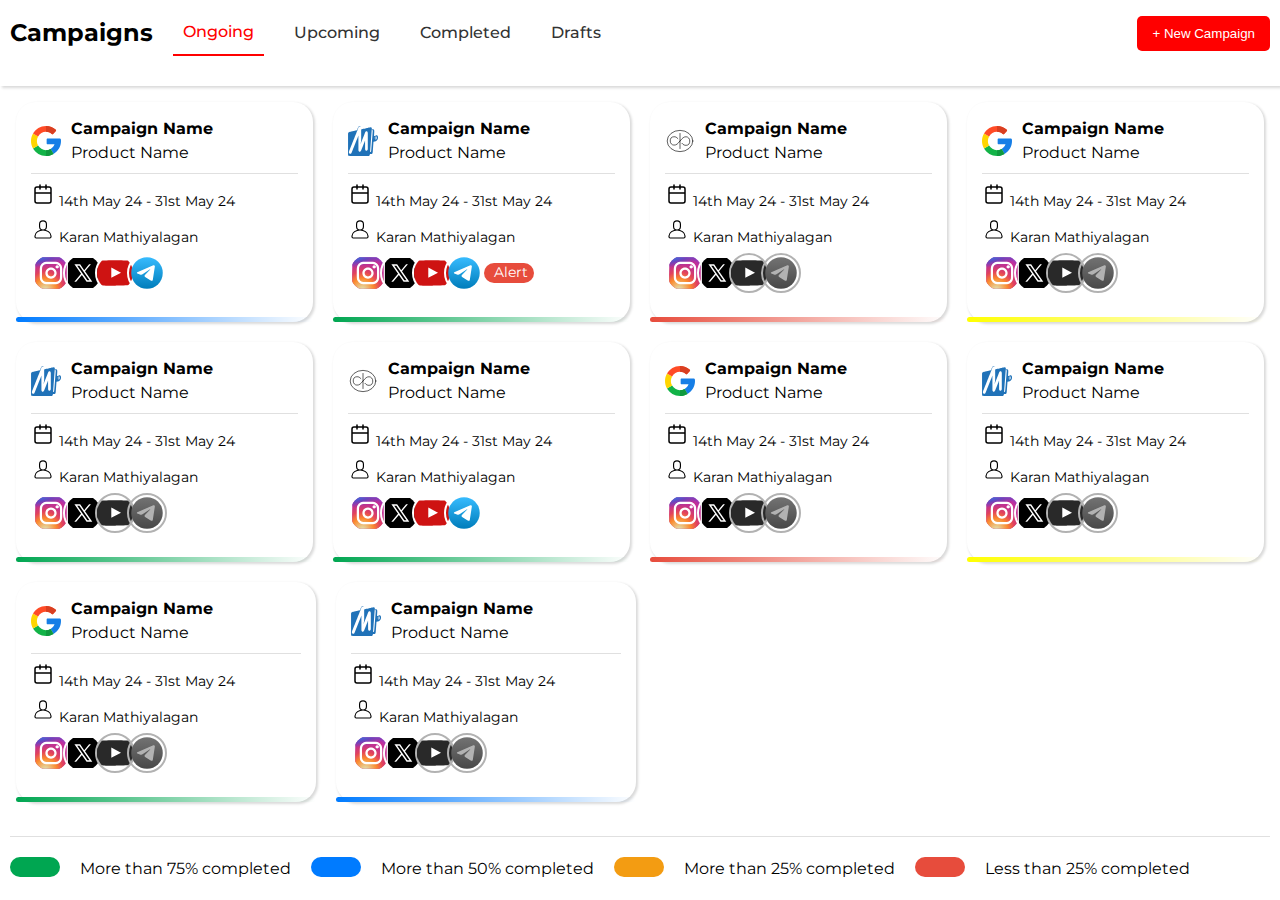
<file: index.html>
<!DOCTYPE html>
<html lang="en">
  <head>
    <meta charset="UTF-8" />
    <meta name="viewport" content="width=device-width, initial-scale=1.0" />
    <link rel="stylesheet" href="./src/style.css" />
    <title>Campaigns</title>
  </head>
  <body>
    <header>
      <nav class="tabs">
        <span>Campaigns</span>
        <a href="#" class="active">Ongoing</a>
        <a href="#">Upcoming</a>
        <a href="#">Completed</a>
        <a href="#">Drafts</a>
        <button class="new_campaign">+ New Campaign</button>
      </nav>
    </header>

    <main>
      <div class="cardContainer">
        <!-- Card -->
        <div class="card" data-status="completed-50">
          <div class="cardHeader">
            <img
              src="./src/asssets/Svg's/google.svg"
              alt="Google Logo"
              class="logo"
            />
            <div>
              <h4>Campaign Name</h4>
              <p>Product Name</p>
            </div>
          </div>
          <hr class="divider" />
          <div class="cardContent">
            <p>
              <span class="cardIcon">
                <img
                  src="./src/asssets/Svg's/calendar.svg"
                  alt="Campaign Dates"
                  class="cardIcon"
                />
              </span>
              14th May 24 - 31st May 24
            </p>
            <p>
              <span class="cardIcon">
                <img
                  src="./src/asssets/Svg's/user-male.svg"
                  alt="Assigned User"
                  class="cardIcon"
                />
              </span>
              Karan Mathiyalagan
            </p>
          </div>
          <div class="iconContainer">
            <img
              src="./src/asssets/Svg's/instagram.svg"
              alt="Instagram"
              class="icon"
            />
            <img src="./src/asssets/Svg's/x.svg" alt="X" class="icon" />
            <img
              src="./src/asssets/Svg's/youtube.svg"
              alt="YouTube"
              class="icon"
            />
            <img
              src="./src/asssets/Svg's/telegram.svg"
              alt="Telegram"
              class="icon"
            />
          </div>
        </div>

        <div class="card" data-status="completed-75">
          <div class="cardHeader">
            <img
              src="./src/asssets/Svg's/mobiwik.svg"
              alt="Google Logo"
              class="logo"
            />
            <div>
              <h4>Campaign Name</h4>
              <p>Product Name</p>
            </div>
          </div>
          <hr class="divider" />
          <div class="cardContent">
            <p>
              <span class="cardIcon">
                <img
                  src="./src/asssets/Svg's/calendar.svg"
                  alt="Campaign Dates"
                  class="cardIcon"
                />
              </span>
              14th May 24 - 31st May 24
            </p>
            <p>
              <span class="cardIcon">
                <img
                  src="./src/asssets/Svg's/user-male.svg"
                  alt="Assigned User"
                  class="cardIcon"
                />
              </span>
              Karan Mathiyalagan
            </p>
          </div>
          <div class="iconContainer">
            <img
              src="./src/asssets/Svg's/instagram.svg"
              alt="Instagram"
              class="icon"
            />
            <img src="./src/asssets/Svg's/x.svg" alt="X" class="icon" />
            <img
              src="./src/asssets/Svg's/youtube.svg"
              alt="YouTube"
              class="icon"
            />
            <img
              src="./src/asssets/Svg's/telegram.svg"
              alt="Telegram"
              class="icon"
            />
            <div class="legendItem completed-0">Alert</div>
          </div>
        </div>

        <div class="card" data-status="completed-0">
          <div class="cardHeader">
            <img
              src="./src/asssets/Svg's/kotak.svg"
              alt="Google Logo"
              class="logo"
            />
            <div>
              <h4>Campaign Name</h4>
              <p>Product Name</p>
            </div>
          </div>
          <hr class="divider" />
          <div class="cardContent">
            <p>
              <span class="cardIcon">
                <img
                  src="./src/asssets/Svg's/calendar.svg"
                  alt="Campaign Dates"
                  class="cardIcon"
                />
              </span>
              14th May 24 - 31st May 24
            </p>
            <p>
              <span class="cardIcon">
                <img
                  src="./src/asssets/Svg's/user-male.svg"
                  alt="Assigned User"
                  class="cardIcon"
                />
              </span>
              Karan Mathiyalagan
            </p>
          </div>
          <div class="iconContainer">
            <img
              src="./src/asssets/Svg's/instagram.svg"
              alt="Instagram"
              class="icon"
            />
            <img src="./src/asssets/Svg's/x.svg" alt="X" class="icon" />
            <img
              src="./src/asssets/Svg's/youtube.svg"
              alt="YouTube"
              class="icon disabled-icon"
            />
            <img
              src="./src/asssets/Svg's/telegram.svg"
              alt="Telegram"
              class="icon disabled-icon"
            />
          </div>
        </div>

        <div class="card" data-status="completed-25">
          <div class="cardHeader">
            <img
              src="./src/asssets/Svg's/google.svg"
              alt="Google Logo"
              class="logo"
            />
            <div>
              <h4>Campaign Name</h4>
              <p>Product Name</p>
            </div>
          </div>
          <hr class="divider" />
          <div class="cardContent">
            <p>
              <span class="cardIcon">
                <img
                  src="./src/asssets/Svg's/calendar.svg"
                  alt="Campaign Dates"
                  class="cardIcon"
                />
              </span>
              14th May 24 - 31st May 24
            </p>
            <p>
              <span class="cardIcon">
                <img
                  src="./src/asssets/Svg's/user-male.svg"
                  alt="Assigned User"
                  class="cardIcon"
                />
              </span>
              Karan Mathiyalagan
            </p>
          </div>
          <div class="iconContainer">
            <img
              src="./src/asssets/Svg's/instagram.svg"
              alt="Instagram"
              class="icon"
            />
            <img src="./src/asssets/Svg's/x.svg" alt="X" class="icon" />
            <img
              src="./src/asssets/Svg's/youtube.svg"
              alt="YouTube"
              class="icon disabled-icon"
            />
            <img
              src="./src/asssets/Svg's/telegram.svg"
              alt="Telegram"
              class="icon disabled-icon"
            />
          </div>
        </div>

        <div class="card" data-status="completed-75">
          <div class="cardHeader">
            <img
              src="./src/asssets/Svg's/mobiwik.svg"
              alt="Google Logo"
              class="logo"
            />
            <div>
              <h4>Campaign Name</h4>
              <p>Product Name</p>
            </div>
          </div>
          <hr class="divider" />
          <div class="cardContent">
            <p>
              <span class="cardIcon">
                <img
                  src="./src/asssets/Svg's/calendar.svg"
                  alt="Campaign Dates"
                  class="cardIcon"
                />
              </span>
              14th May 24 - 31st May 24
            </p>
            <p>
              <span class="cardIcon">
                <img
                  src="./src/asssets/Svg's/user-male.svg"
                  alt="Assigned User"
                  class="cardIcon"
                />
              </span>
              Karan Mathiyalagan
            </p>
          </div>
          <div class="iconContainer">
            <img
              src="./src/asssets/Svg's/instagram.svg"
              alt="Instagram"
              class="icon"
            />
            <img src="./src/asssets/Svg's/x.svg" alt="X" class="icon" />
            <img
              src="./src/asssets/Svg's/youtube.svg"
              alt="YouTube"
              class="icon disabled-icon"
            />
            <img
              src="./src/asssets/Svg's/telegram.svg"
              alt="Telegram"
              class="icon disabled-icon"
            />
          </div>
        </div>

        <div class="card" data-status="completed-75">
          <div class="cardHeader">
            <img
              src="./src/asssets/Svg's/kotak.svg"
              alt="Google Logo"
              class="logo"
            />
            <div>
              <h4>Campaign Name</h4>
              <p>Product Name</p>
            </div>
          </div>
          <hr class="divider" />
          <div class="cardContent">
            <p>
              <span class="cardIcon">
                <img
                  src="./src/asssets/Svg's/calendar.svg"
                  alt="Campaign Dates"
                  class="cardIcon"
                />
              </span>
              14th May 24 - 31st May 24
            </p>
            <p>
              <span class="cardIcon">
                <img
                  src="./src/asssets/Svg's/user-male.svg"
                  alt="Assigned User"
                  class="cardIcon"
                />
              </span>
              Karan Mathiyalagan
            </p>
          </div>
          <div class="iconContainer">
            <img
              src="./src/asssets/Svg's/instagram.svg"
              alt="Instagram"
              class="icon"
            />
            <img src="./src/asssets/Svg's/x.svg" alt="X" class="icon" />
            <img
              src="./src/asssets/Svg's/youtube.svg"
              alt="YouTube"
              class="icon"
            />
            <img
              src="./src/asssets/Svg's/telegram.svg"
              alt="Telegram"
              class="icon"
            />
          </div>
        </div>

        <div class="card" data-status="completed-0">
          <div class="cardHeader">
            <img
              src="./src/asssets/Svg's/google.svg"
              alt="Google Logo"
              class="logo"
            />
            <div>
              <h4>Campaign Name</h4>
              <p>Product Name</p>
            </div>
          </div>
          <hr class="divider" />
          <div class="cardContent">
            <p>
              <span class="cardIcon">
                <img
                  src="./src/asssets/Svg's/calendar.svg"
                  alt="Campaign Dates"
                  class="cardIcon"
                />
              </span>
              14th May 24 - 31st May 24
            </p>
            <p>
              <span class="cardIcon">
                <img
                  src="./src/asssets/Svg's/user-male.svg"
                  alt="Assigned User"
                  class="cardIcon"
                />
              </span>
              Karan Mathiyalagan
            </p>
          </div>
          <div class="iconContainer">
            <img
              src="./src/asssets/Svg's/instagram.svg"
              alt="Instagram"
              class="icon"
            />
            <img src="./src/asssets/Svg's/x.svg" alt="X" class="icon" />
            <img
              src="./src/asssets/Svg's/youtube.svg"
              alt="YouTube"
              class="icon disabled-icon"
            />
            <img
              src="./src/asssets/Svg's/telegram.svg"
              alt="Telegram"
              class="icon disabled-icon"
            />
          </div>
        </div>

        <div class="card" data-status="completed-25">
          <div class="cardHeader">
            <img
              src="./src/asssets/Svg's/mobiwik.svg"
              alt="Google Logo"
              class="logo"
            />
            <div>
              <h4>Campaign Name</h4>
              <p>Product Name</p>
            </div>
          </div>
          <hr class="divider" />
          <div class="cardContent">
            <p>
              <span class="cardIcon">
                <img
                  src="./src/asssets/Svg's/calendar.svg"
                  alt="Campaign Dates"
                  class="cardIcon"
                />
              </span>
              14th May 24 - 31st May 24
            </p>
            <p>
              <span class="cardIcon">
                <img
                  src="./src/asssets/Svg's/user-male.svg"
                  alt="Assigned User"
                  class="cardIcon"
                />
              </span>
              Karan Mathiyalagan
            </p>
          </div>
          <div class="iconContainer">
            <img
              src="./src/asssets/Svg's/instagram.svg"
              alt="Instagram"
              class="icon"
            />
            <img src="./src/asssets/Svg's/x.svg" alt="X" class="icon" />
            <img
              src="./src/asssets/Svg's/youtube.svg"
              alt="YouTube"
              class="icon disabled-icon"
            />
            <img
              src="./src/asssets/Svg's/telegram.svg"
              alt="Telegram"
              class="icon disabled-icon"
            />
          </div>
        </div>

        <div class="card" data-status="completed-75">
          <div class="cardHeader">
            <img
              src="./src/asssets/Svg's/google.svg"
              alt="Google Logo"
              class="logo"
            />
            <div>
              <h4>Campaign Name</h4>
              <p>Product Name</p>
            </div>
          </div>
          <hr class="divider" />
          <div class="cardContent">
            <p>
              <span class="cardIcon">
                <img
                  src="./src/asssets/Svg's/calendar.svg"
                  alt="Campaign Dates"
                  class="cardIcon"
                />
              </span>
              14th May 24 - 31st May 24
            </p>
            <p>
              <span class="cardIcon">
                <img
                  src="./src/asssets/Svg's/user-male.svg"
                  alt="Assigned User"
                  class="cardIcon"
                />
              </span>
              Karan Mathiyalagan
            </p>
          </div>
          <div class="iconContainer">
            <img
              src="./src/asssets/Svg's/instagram.svg"
              alt="Instagram"
              class="icon"
            />
            <img src="./src/asssets/Svg's/x.svg" alt="X" class="icon" />
            <img
              src="./src/asssets/Svg's/youtube.svg"
              alt="YouTube"
              class="icon disabled-icon"
            />
            <img
              src="./src/asssets/Svg's/telegram.svg"
              alt="Telegram"
              class="icon disabled-icon"
            />
          </div>
        </div>

        <div class="card" data-status="completed-50">
          <div class="cardHeader">
            <img
              src="./src/asssets/Svg's/mobiwik.svg"
              alt="Google Logo"
              class="logo"
            />
            <div>
              <h4>Campaign Name</h4>
              <p>Product Name</p>
            </div>
          </div>
          <hr class="divider" />
          <div class="cardContent">
            <p>
              <span class="cardIcon">
                <img
                  src="./src/asssets/Svg's/calendar.svg"
                  alt="Campaign Dates"
                  class="cardIcon"
                />
              </span>
              14th May 24 - 31st May 24
            </p>
            <p>
              <span class="cardIcon">
                <img
                  src="./src/asssets/Svg's/user-male.svg"
                  alt="Assigned User"
                  class="cardIcon"
                />
              </span>
              Karan Mathiyalagan
            </p>
          </div>
          <div class="iconContainer">
            <img
              src="./src/asssets/Svg's/instagram.svg"
              alt="Instagram"
              class="icon"
            />
            <img src="./src/asssets/Svg's/x.svg" alt="X" class="icon" />
            <img
              src="./src/asssets/Svg's/youtube.svg"
              alt="YouTube"
              class="icon disabled-icon"
            />
            <img
              src="./src/asssets/Svg's/telegram.svg"
              alt="Telegram"
              class="icon disabled-icon"
            />
          </div>
        </div>
      </div>
    </main>
    <footer>
      <hr class="divider" />
      <div class="legend">
        <div class="legendItem completed-75"></div>
        <p class="legendP">More than 75% completed</p>
        <div class="legendItem completed-50"></div>
        <p class="legendP">More than 50% completed</p>
        <div class="legendItem completed-25"></div>
        <p class="legendP">More than 25% completed</p>
        <div class="legendItem completed-0"></div>
        <p class="legendP">Less than 25% completed</p>
      </div>
    </footer>
  </body>
</html>
</file>
<file: src/style.css>
@import url('https://fonts.googleapis.com/css2?family=Bebas+Neue&family=Montserrat:ital,wght@0,100..900;1,100..900&display=swap');

/* Global styles */
* {
    margin: 0;
    padding: 0;
    box-sizing: border-box;
}

/* Root variables */
:root {
    --primary-bck--clr: #ffffff;
    --primary-txt--clr: #000000;
    --global-font--family: 'Montserrat', sans-serif;
    --primary-font--size: 1.5em;
    --secondry-font--size: 0.9em;
}

html,
body {
    min-height: 100vh;
    width: 100%;
    font-family: var(--global-font--family);
    line-height: 1.5;
}

main {
    display: flex;
    margin: 1em;
}

header {
    display: flex;
    box-shadow: rgba(0, 0, 0, 0.15) 1.95px 1.95px 2.6px;
    padding: 10px;
    align-items: center;
}

header nav {
    width: 100%;
}


nav ul {
    display: flex;
    list-style: none;
    gap: 15px;
}

nav ul li {
    padding: 10px;
}

.cardContainer {
    display: flex;
    flex-wrap: wrap;
    gap: 20px;
}

/* Cards */
.card {
    position: relative;
    flex: 1 1 calc(20% - 20px);
    min-width: 250px;
    max-width: 300px;
    height: 220px;
    background-color: #fff;
    border-radius: 20px;
    padding: 15px;
    box-shadow: rgba(0, 0, 0, 0.15) 1.95px 1.95px 2.6px;
}

.cardHeader {
    display: flex;
    align-items: center;
    gap: 10px;
}

.cardContent p {
    font-size: var(--secondry-font--size);
    margin: 5px 0;
}

.logo {
    width: 30px;
    height: 30px;
}

.divider {
    border: none;
    border-bottom: 1px solid #e0e0e0;
    margin: 8px 0;
}

/* Tabs */
.tabs {
    display: flex;
    align-items: center;
    gap: 20px;
    margin-bottom: 20px;
}

.tabs span {
    font-weight: 700;
    font-size: 1.5em;
}

.tabs a {
    text-decoration: none;
    color: #333;
    padding: 10px;
    font-weight: 500;
}

.tabs .active {
    color: red;
    border-bottom: 2px solid red;
}

.tabs .new_campaign {
    margin-left: auto;
    background-color: red;
    color: white;
    padding: 10px 15px;
    border: none;
    border-radius: 5px;
    cursor: pointer;
}

.iconContainer {
    display: flex;
    align-items: center;
}

.icon {
    width: 40px;
    height: 40px;
    border-radius: 50%;
    margin-left: -8px;
    border: 2px solid white;
}

.icon:first-child {
    margin-left: 0;
}

.cardIcon {
    width: 24px;
    height: 24px;
}

/* Gradient Border Based on Data Status */
/* Gradient Border Based on Data Status */
.card[data-status="completed-75"]::before,
.card[data-status="completed-50"]::before,
.card[data-status="completed-25"]::before,
.card[data-status="completed-0"]::before {
    content: "";
    position: absolute;
    bottom: 0;
    left: 0;
    right: 0;
    height: 5px;
    border-radius: 20px;
}

.card[data-status="completed-75"]::before {
    background: linear-gradient(to right, #00a651, transparent);
}

.card[data-status="completed-50"]::before {
    background: linear-gradient(to right, #007bff, transparent);
}

.card[data-status="completed-25"]::before {
    background: linear-gradient(to right, yellow, transparent);
}

.card[data-status="completed-0"]::before {
    background: linear-gradient(to right, #e74c3c, transparent);
}

/* Legend */
.legend {
    display: flex;
    gap: 20px;
    margin-top: 20px;
}

.legendItem {
    display: flex;
    align-items: center;
    padding: 5px 10px;
    border-radius: 40px;
    color: #fff;
    font-size: 0.9em;
    height: 20px;
    width: 50px;
}

.legendItem.completed-75 {
    background-color: #00a651;
}

.legendItem.completed-50 {
    background-color: #007bff;
}

.legendItem.completed-25 {
    background-color: #f39c12;
}

.legendItem.completed-0 {
    background-color: #e74c3c;
}

.disabled-icon {
    filter: grayscale(100%) brightness(70%);
}

footer {
    left: 0;
    bottom: 0;
    width: 100%;
    color: #fff;
    text-align: center;
    padding: 10px;
}

.legendP {
    color: var(--primary-txt--clr);
}

/* Responsive Styles */

/* Small Screens */
@media (max-width: 639px) {
    .card {
        flex: 1 1 100%;
    }

    header nav {
        flex-direction: column;
        text-align: center;
        align-items: center;
        justify-content: center;
        width: 100%;
    }

    .legend,
    .new_campaign,
    .iconContainer,
    footer .legend {
        display: flex;
        align-items: center;
        justify-content: center;
    }

    .new_campaign {
        width: 100%;
    }

    footer .legend {
        flex-direction: column;
        width: 100%;
        height: 100%;
    }

    .cardContainer {
        gap: 5px;
        justify-content: center;
        align-items: center;
    }
}

/* Medium and Large Screens */
@media (min-width: 640px) and (max-width: 1047px) {
    .card {
        flex: 1 1 calc(33.333% - 20px);
    }

    .cardContainer {
        gap: 5px;
        justify-content: center;
    }
}
</file>
